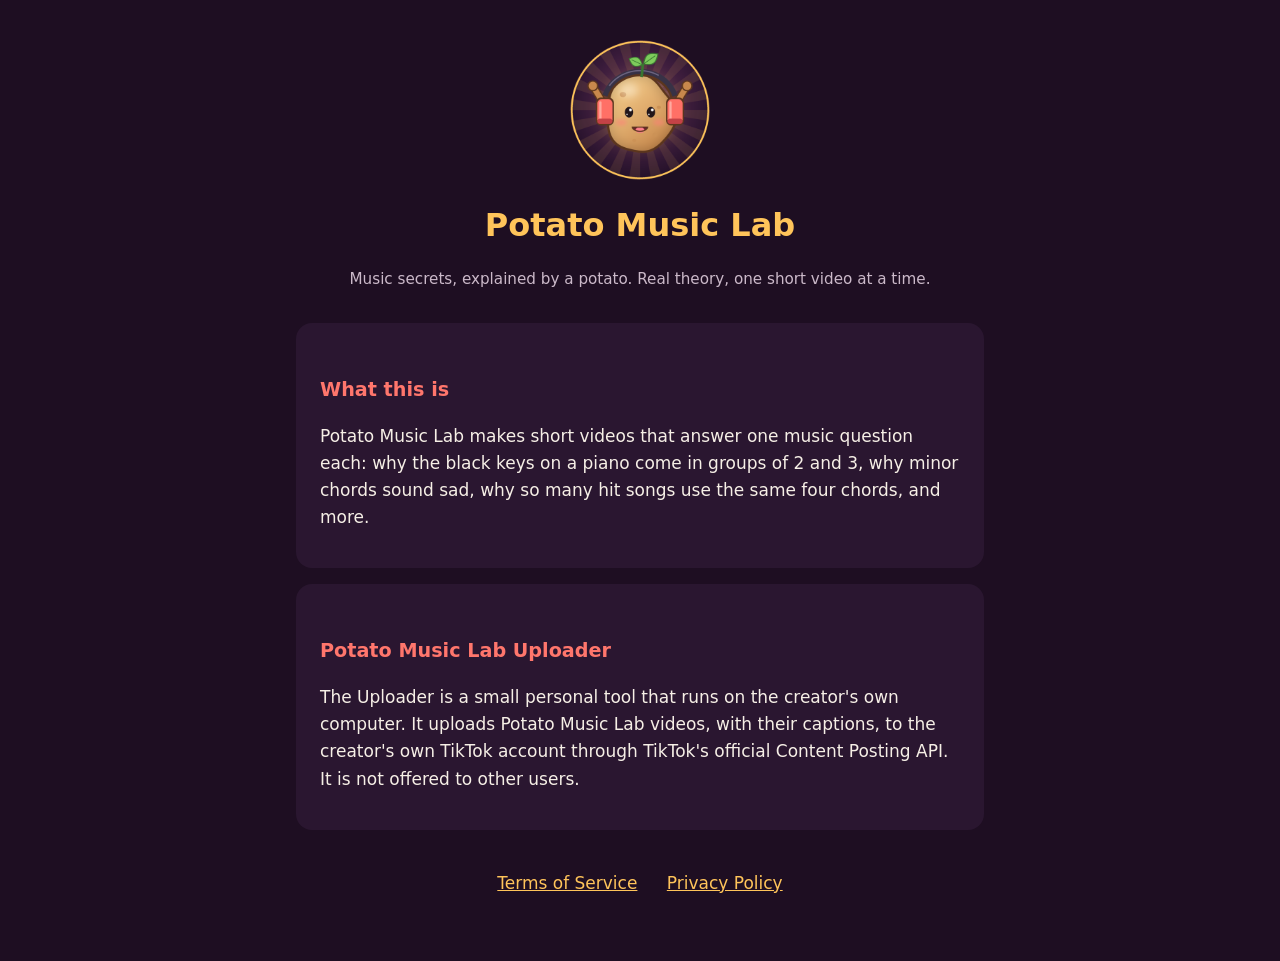
<file: index.html>
<!doctype html>
<html lang="en">
<head>
<meta charset="utf-8">
<meta name="viewport" content="width=device-width, initial-scale=1">
<title>Potato Music Lab</title>
<meta name="description" content="Music secrets, explained by a potato. Short music-theory videos.">
<link rel="stylesheet" href="style.css">
</head>
<body>
<main>
  <header>
    <img src="potato.png" alt="The Potato Music Lab potato mascot">
    <h1>Potato Music Lab</h1>
    <p class="muted">Music secrets, explained by a potato. Real theory, one short video at a time.</p>
  </header>

  <div class="card">
    <h2>What this is</h2>
    <p>Potato Music Lab makes short videos that answer one music question each: why the black keys on a
    piano come in groups of 2 and 3, why minor chords sound sad, why so many hit songs use the same four chords,
    and more.</p>
  </div>

  <div class="card">
    <h2>Potato Music Lab Uploader</h2>
    <p>The Uploader is a small personal tool that runs on the creator's own computer. It uploads Potato Music Lab
    videos, with their captions, to the creator's own TikTok account through TikTok's official Content Posting API.
    It is not offered to other users.</p>
  </div>

  <nav><a href="terms.html">Terms of Service</a> <a href="privacy.html">Privacy Policy</a></nav>
</main>
</body>
</html>
</file>
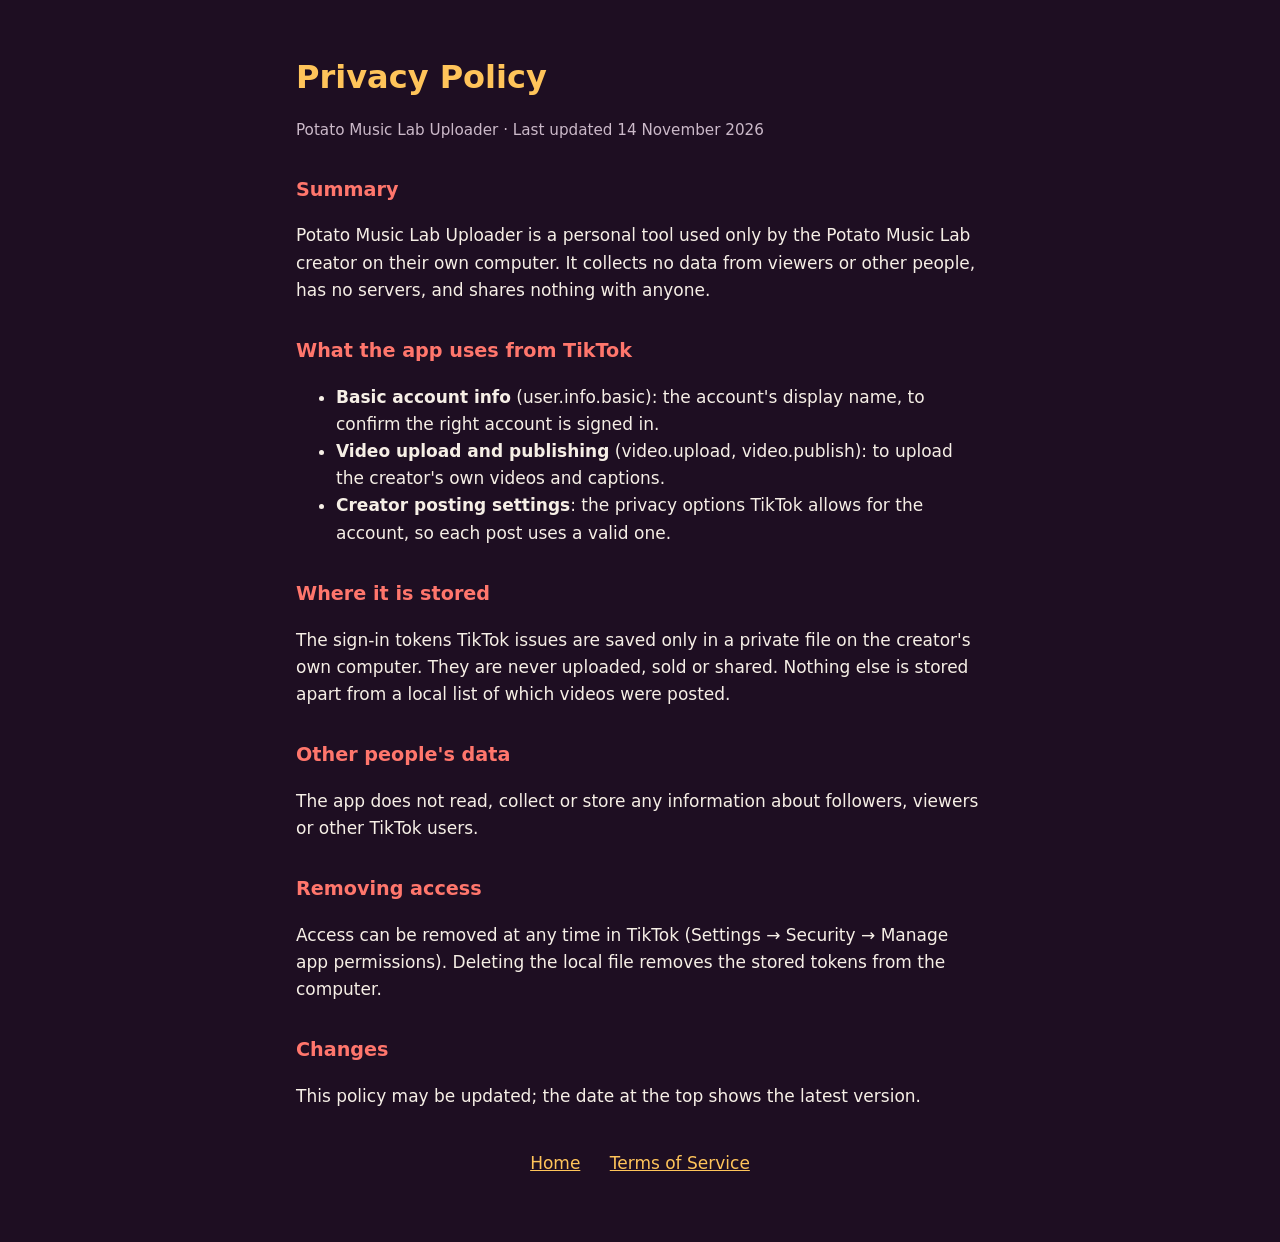
<file: privacy.html>
<!doctype html>
<html lang="en">
<head>
<meta charset="utf-8">
<meta name="viewport" content="width=device-width, initial-scale=1">
<title>Privacy Policy</title>
<link rel="stylesheet" href="style.css">
</head>
<body>
<main>
  <h1>Privacy Policy</h1>
  <p class="muted">Potato Music Lab Uploader · Last updated 14 November 2026</p>

  <h2>Summary</h2>
  <p>Potato Music Lab Uploader is a personal tool used only by the Potato Music Lab creator on their own computer.
  It collects no data from viewers or other people, has no servers, and shares nothing with anyone.</p>

  <h2>What the app uses from TikTok</h2>
  <ul>
    <li><strong>Basic account info</strong> (user.info.basic): the account's display name, to confirm the right account is signed in.</li>
    <li><strong>Video upload and publishing</strong> (video.upload, video.publish): to upload the creator's own videos and captions.</li>
    <li><strong>Creator posting settings</strong>: the privacy options TikTok allows for the account, so each post uses a valid one.</li>
  </ul>

  <h2>Where it is stored</h2>
  <p>The sign-in tokens TikTok issues are saved only in a private file on the creator's own computer. They are never
  uploaded, sold or shared. Nothing else is stored apart from a local list of which videos were posted.</p>

  <h2>Other people's data</h2>
  <p>The app does not read, collect or store any information about followers, viewers or other TikTok users.</p>

  <h2>Removing access</h2>
  <p>Access can be removed at any time in TikTok (Settings → Security → Manage app permissions). Deleting the local
  file removes the stored tokens from the computer.</p>

  <h2>Changes</h2>
  <p>This policy may be updated; the date at the top shows the latest version.</p>

  <nav><a href="index.html">Home</a> <a href="terms.html">Terms of Service</a></nav>
</main>
</body>
</html>
</file>
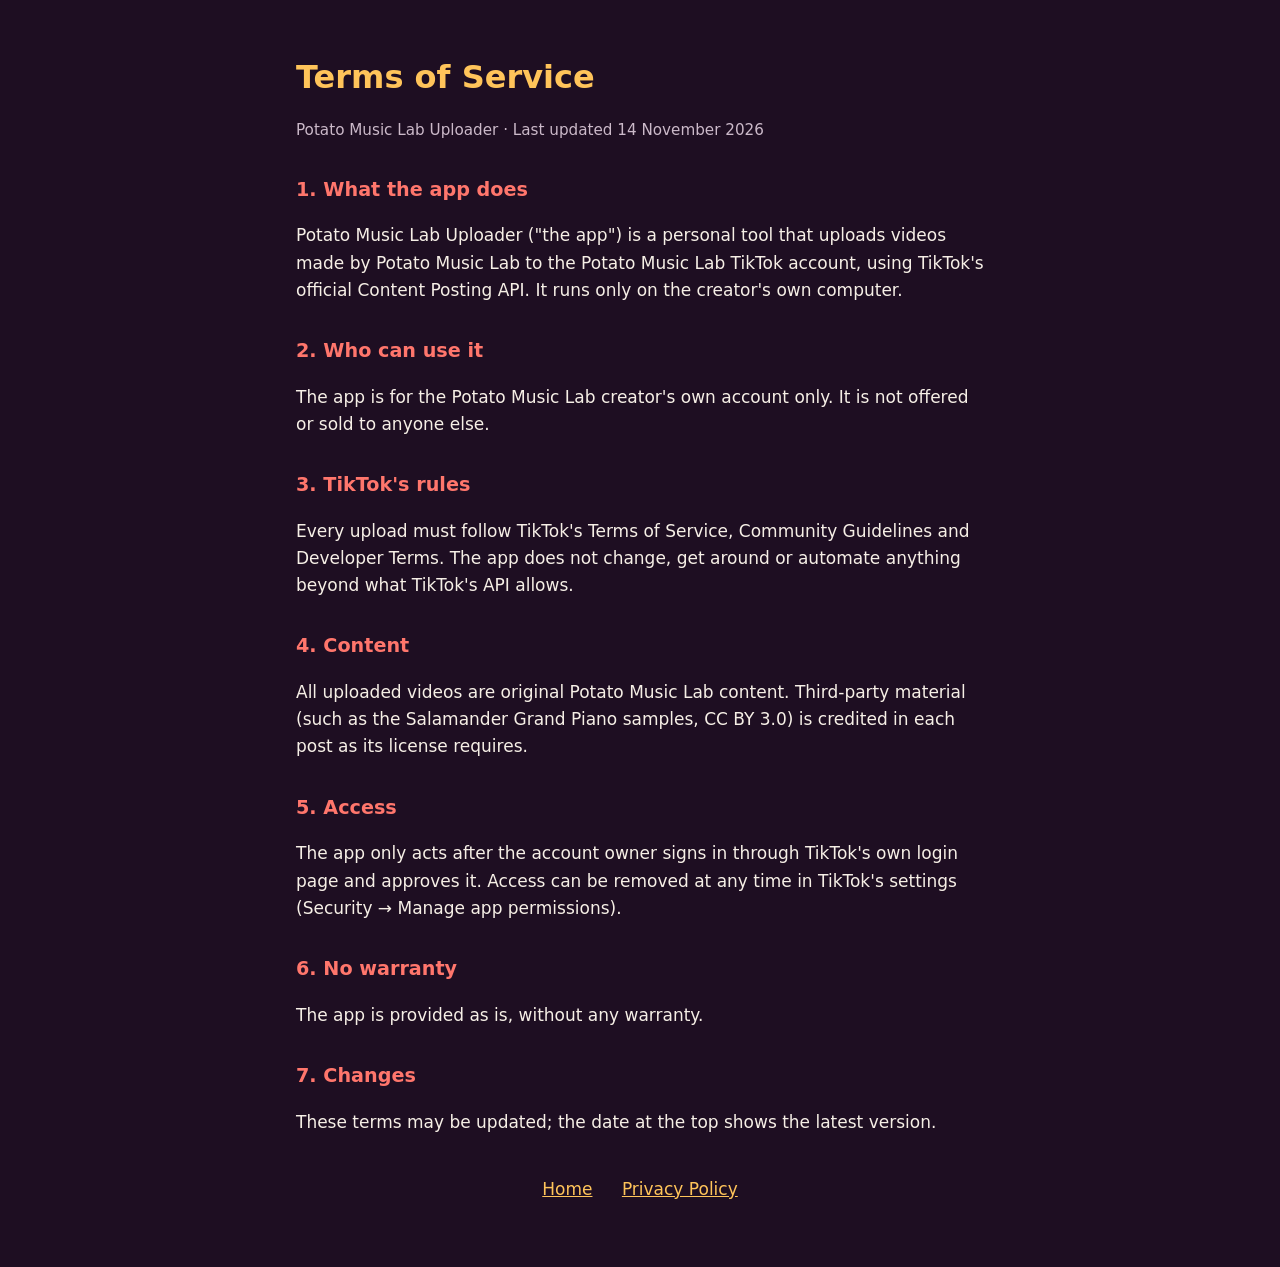
<file: terms.html>
<!doctype html>
<html lang="en">
<head>
<meta charset="utf-8">
<meta name="viewport" content="width=device-width, initial-scale=1">
<title>Terms of Service</title>
<link rel="stylesheet" href="style.css">
</head>
<body>
<main>
  <h1>Terms of Service</h1>
  <p class="muted">Potato Music Lab Uploader · Last updated 14 November 2026</p>

  <h2>1. What the app does</h2>
  <p>Potato Music Lab Uploader ("the app") is a personal tool that uploads videos made by Potato Music Lab to the
  Potato Music Lab TikTok account, using TikTok's official Content Posting API. It runs only on the creator's own
  computer.</p>

  <h2>2. Who can use it</h2>
  <p>The app is for the Potato Music Lab creator's own account only. It is not offered or sold to anyone else.</p>

  <h2>3. TikTok's rules</h2>
  <p>Every upload must follow TikTok's Terms of Service, Community Guidelines and Developer Terms. The app does not
  change, get around or automate anything beyond what TikTok's API allows.</p>

  <h2>4. Content</h2>
  <p>All uploaded videos are original Potato Music Lab content. Third-party material (such as the Salamander Grand
  Piano samples, CC BY 3.0) is credited in each post as its license requires.</p>

  <h2>5. Access</h2>
  <p>The app only acts after the account owner signs in through TikTok's own login page and approves it. Access can
  be removed at any time in TikTok's settings (Security → Manage app permissions).</p>

  <h2>6. No warranty</h2>
  <p>The app is provided as is, without any warranty.</p>

  <h2>7. Changes</h2>
  <p>These terms may be updated; the date at the top shows the latest version.</p>

  <nav><a href="index.html">Home</a> <a href="privacy.html">Privacy Policy</a></nav>
</main>
</body>
</html>
</file>
<file: style.css>
:root { --bg: #1e0e22; --card: #2a1630; --text: #f6efe6; --muted: #cbb9c9; --gold: #ffc45a; --coral: #ff766c; }
* { box-sizing: border-box; }
body { margin: 0; background: var(--bg); color: var(--text); font: 17px/1.6 system-ui, -apple-system, "Segoe UI", sans-serif; }
main { max-width: 720px; margin: 0 auto; padding: 40px 16px 64px; }
header { text-align: center; margin-bottom: 32px; }
header img { width: 140px; height: 140px; border-radius: 50%; }
h1 { color: var(--gold); margin: 12px 0 4px; font-size: 2rem; }
h2 { color: var(--coral); margin-top: 32px; font-size: 1.2rem; }
p, li { color: var(--text); }
.muted { color: var(--muted); font-size: 0.95rem; }
.card { background: var(--card); border-radius: 16px; padding: 20px 24px; margin: 16px 0; }
a { color: var(--gold); }
nav { text-align: center; margin-top: 40px; }
nav a { margin: 0 12px; }
</file>
